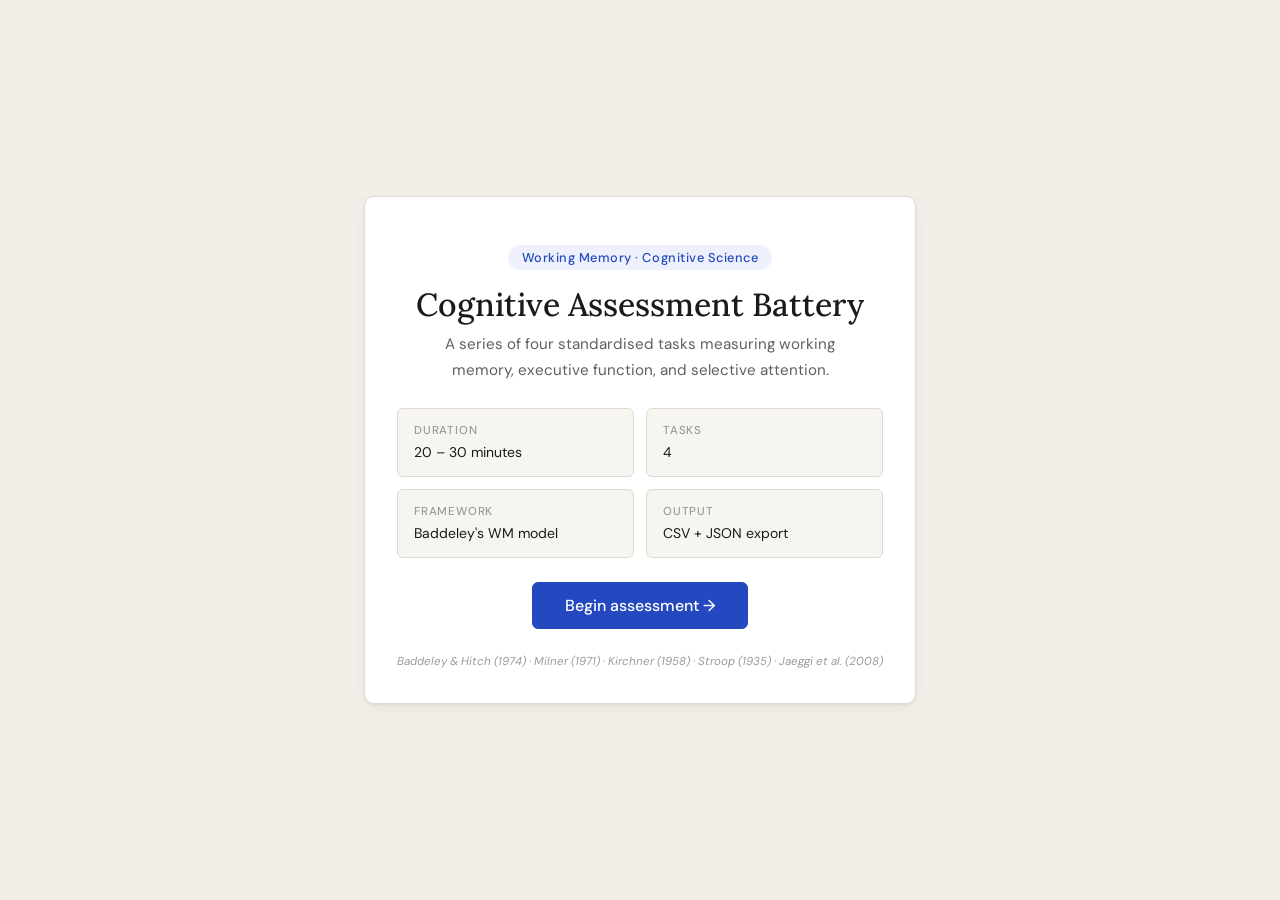
<file: index.html>
<!doctype html>
<html lang="en">
    <head>
        <meta charset="UTF-8" />
        <meta name="viewport" content="width=device-width, initial-scale=1.0" />
        <title>Cognitive Assessment Battery</title>
        <link rel="stylesheet" href="css/style.css" />
    </head>
    <body>
        <!-- Mobile warning overlay -->
        <div id="s-mobile-warning" class="mobile-warning">
            <div>
                <div style="font-size: 2.5rem; margin-bottom: 1rem">🖥</div>
                <h2>Desktop browser required</h2>
                <p>
                    Please open this assessment on a desktop or laptop browser
                    for the best experience.
                </p>
            </div>
        </div>

        <div id="app" class="app-content">
            <!-- WELCOME -->
            <div id="s-welcome" class="screen active">
                <div class="card">
                    <div style="text-align: center; padding: 1rem 0 1.5rem">
                        <div
                            class="badge badge-blue"
                            style="
                                margin-bottom: 1rem;
                                font-size: 0.8rem;
                                padding: 4px 14px;
                                letter-spacing: 0.04em;
                            "
                        >
                            Working Memory · Cognitive Science
                        </div>
                        <h1 style="margin-bottom: 0.5rem">
                            Cognitive Assessment Battery
                        </h1>
                        <p
                            style="
                                max-width: 420px;
                                margin: 0 auto;
                                font-size: 0.95rem;
                            "
                        >
                            A series of four standardised tasks measuring
                            working memory, executive function, and selective
                            attention.
                        </p>
                    </div>
                    <div class="info-grid">
                        <div class="info-cell">
                            <div class="label">Duration</div>
                            <span>20 – 30 minutes</span>
                        </div>
                        <div class="info-cell">
                            <div class="label">Tasks</div>
                            <span>4</span>
                        </div>
                        <div class="info-cell">
                            <div class="label">Framework</div>
                            <span>Baddeley's WM model</span>
                        </div>
                        <div class="info-cell">
                            <div class="label">Output</div>
                            <span>CSV + JSON export</span>
                        </div>
                    </div>
                    <div style="text-align: center">
                        <button
                            class="btn btn-primary btn-lg"
                            onclick="showScreen('s-consent')"
                        >
                            Begin assessment →
                        </button>
                    </div>
                    <p class="footnote">
                        Baddeley & Hitch (1974) · Milner (1971) · Kirchner
                        (1958) · Stroop (1935) · Jaeggi et al. (2008)
                    </p>
                </div>
            </div>

            <!-- CONSENT -->
            <div id="s-consent" class="screen">
                <div class="card fade-up">
                    <h2 style="margin-bottom: 0.25rem">Informed consent</h2>
                    <p style="font-size: 0.85rem; margin-bottom: 1.25rem">
                        Please read carefully before proceeding.
                    </p>
                    <div
                        style="
                            background: var(--surf2);
                            border: 1px solid var(--bd);
                            border-radius: var(--r-sm);
                            padding: 1rem 1.25rem;
                            margin-bottom: 1.25rem;
                            font-size: 0.86rem;
                            color: var(--ink2);
                            line-height: 1.75;
                        "
                    >
                        <p>
                            <strong style="color: var(--ink)">Purpose.</strong>
                            This battery assesses working memory and executive
                            function using four standardised computerised tasks.
                            Data are collected for academic coursework purposes
                            only.
                        </p>
                        <p style="margin-top: 0.5rem">
                            <strong style="color: var(--ink)"
                                >Anonymity.</strong
                            >
                            Your responses are identified only by a participant
                            code. No personally identifiable information is
                            collected or stored.
                        </p>
                        <p style="margin-top: 0.5rem">
                            <strong style="color: var(--ink)"
                                >Withdrawal.</strong
                            >
                            You may close this page at any time without
                            consequence.
                        </p>
                    </div>
                    <div class="checkbox-row">
                        <input
                            type="checkbox"
                            id="c1"
                            onchange="checkConsent()"
                        />
                        <label for="c1"
                            >I have read the information above and voluntarily
                            agree to participate.</label
                        >
                    </div>
                    <div class="checkbox-row">
                        <input
                            type="checkbox"
                            id="c2"
                            onchange="checkConsent()"
                        />
                        <label for="c2"
                            >I confirm I am 18 years of age or older.</label
                        >
                    </div>
                    <div class="divider"></div>
                    <div style="margin-bottom: 1.25rem">
                        <label
                            style="
                                display: block;
                                font-size: 0.875rem;
                                font-weight: 500;
                                margin-bottom: 0.5rem;
                            "
                            for="pid"
                        >
                            Participant ID
                            <span style="color: var(--ink3); font-weight: 400"
                                >(auto-generated, or enter your own)</span
                            >
                        </label>
                        <div style="display: flex; gap: 0.5rem">
                            <input
                                type="text"
                                id="pid"
                                placeholder="e.g. P001"
                                style="flex: 1"
                                oninput="checkConsent()"
                            />
                            <button
                                class="btn"
                                onclick="genPID()"
                                style="white-space: nowrap"
                            >
                                Generate
                            </button>
                        </div>
                    </div>
                    <button
                        id="consent-btn"
                        class="btn btn-primary btn-lg"
                        onclick="beginAssessment()"
                        disabled
                        style="width: 100%"
                    >
                        Continue →
                    </button>
                </div>
            </div>

            <!-- DEMOGRAPHICS -->
            <div id="s-demographics" class="screen">
                <div class="card fade-up">
                    <h2 style="margin-bottom: 0.25rem">Demographics</h2>
                    <p style="font-size: 0.85rem; margin-bottom: 1.25rem">
                        All fields required before proceeding.
                    </p>

                    <div style="margin-bottom: 1rem">
                        <label
                            class="label"
                            for="d-age"
                            style="margin-bottom: 0.35rem; display: block"
                            >Age</label
                        >
                        <input
                            type="number"
                            id="d-age"
                            min="10"
                            max="120"
                            placeholder="e.g. 25"
                            oninput="checkDemographics()"
                        />
                    </div>

                    <div style="margin-bottom: 1rem">
                        <label
                            class="label"
                            for="d-gender"
                            style="margin-bottom: 0.35rem; display: block"
                            >Gender</label
                        >
                        <input
                            type="text"
                            id="d-gender"
                            placeholder="e.g. Female, Male"
                            oninput="checkDemographics()"
                        />
                    </div>

                    <div style="margin-bottom: 1rem">
                        <label
                            class="label"
                            for="d-lang"
                            style="margin-bottom: 0.35rem; display: block"
                            >Native language</label
                        >
                        <input
                            type="text"
                            id="d-lang"
                            placeholder="e.g. English"
                            oninput="checkDemographics()"
                        />
                    </div>

                    <div style="margin-bottom: 1rem">
                        <label
                            class="label"
                            for="d-sleep"
                            style="margin-bottom: 0.35rem; display: block"
                            >Sleep last night (hours)</label
                        >
                        <input
                            type="number"
                            id="d-sleep"
                            min="0"
                            max="24"
                            step="0.5"
                            placeholder="e.g. 7"
                            oninput="checkDemographics()"
                        />
                    </div>

                    <div style="margin-bottom: 1rem">
                        <label
                            class="label"
                            style="margin-bottom: 0.25rem; display: block"
                            >Caffeine in the last 2 hours?</label
                        >
                        <div class="radio-group">
                            <label
                                ><input
                                    type="radio"
                                    name="d-caffeine"
                                    value="yes"
                                    onchange="checkDemographics()"
                                />
                                Yes</label
                            >
                            <label
                                ><input
                                    type="radio"
                                    name="d-caffeine"
                                    value="no"
                                    onchange="checkDemographics()"
                                />
                                No</label
                            >
                        </div>
                    </div>

                    <div style="margin-bottom: 1rem">
                        <label
                            class="label"
                            style="margin-bottom: 0.25rem; display: block"
                            >Handedness</label
                        >
                        <div class="radio-group">
                            <label
                                ><input
                                    type="radio"
                                    name="d-handedness"
                                    value="left"
                                    onchange="checkDemographics()"
                                />
                                Left</label
                            >
                            <label
                                ><input
                                    type="radio"
                                    name="d-handedness"
                                    value="right"
                                    onchange="checkDemographics()"
                                />
                                Right</label
                            >
                            <label
                                ><input
                                    type="radio"
                                    name="d-handedness"
                                    value="ambidextrous"
                                    onchange="checkDemographics()"
                                />
                                Ambidextrous</label
                            >
                        </div>
                    </div>

                    <div style="margin-bottom: 1.25rem">
                        <label
                            class="label"
                            style="margin-bottom: 0.25rem; display: block"
                            >Vision correction</label
                        >
                        <div class="radio-group">
                            <label
                                ><input
                                    type="radio"
                                    name="d-vision"
                                    value="normal"
                                    onchange="checkDemographics()"
                                />
                                Normal</label
                            >
                            <label
                                ><input
                                    type="radio"
                                    name="d-vision"
                                    value="corrected-to-normal"
                                    onchange="checkDemographics()"
                                />
                                Corrected-to-normal</label
                            >
                        </div>
                    </div>

                    <button
                        id="demo-btn"
                        class="btn btn-primary btn-lg"
                        onclick="submitDemographics()"
                        disabled
                        style="width: 100%"
                    >
                        Continue →
                    </button>
                </div>
            </div>

            <!-- TASK MENU -->
            <div id="s-task-menu" class="screen">
                <div class="card fade-up">
                    <div
                        class="badge badge-blue"
                        style="margin-bottom: 0.75rem"
                    >
                        Your task order
                    </div>
                    <h2 style="margin-bottom: 0.25rem">Ready to begin</h2>
                    <p style="font-size: 0.85rem; margin-bottom: 1.25rem">
                        The tasks will appear in the randomised order below. You
                        will have a short break between each one.
                    </p>
                    <ul class="task-list" id="tm-list"></ul>
                    <button
                        class="btn btn-primary btn-lg"
                        onclick="beginBattery()"
                        style="width: 100%"
                    >
                        Start first task →
                    </button>
                </div>
            </div>

            <!-- INSTRUCTIONS (shared) -->
            <div id="s-instructions" class="screen">
                <div class="card fade-up">
                    <div id="inst-body"></div>
                    <div
                        style="display: flex; gap: 0.75rem; margin-top: 1.5rem"
                        id="inst-btns"
                    >
                        <button
                            id="btn-practice"
                            class="btn"
                            style="flex: 1"
                            onclick="DigitSpan.startPractice()"
                        >
                            Practice round first
                        </button>
                        <button
                            class="btn btn-primary"
                            style="flex: 1"
                            onclick="DigitSpan.startActualTest()"
                        >
                            Start test →
                        </button>
                    </div>
                </div>
            </div>

            <!-- TRIAL (shared for practice + real) -->
            <div id="s-trial" class="screen">
                <div class="card">
                    <div class="top-bar">
                        <div>
                            <div class="label" id="t-cond-label">
                                Forward span
                            </div>
                            <div
                                id="t-status"
                                style="
                                    font-size: 0.85rem;
                                    color: var(--ink2);
                                    margin-top: 2px;
                                "
                            >
                                —
                            </div>
                        </div>
                        <div style="text-align: right">
                            <div class="label">Length</div>
                            <div
                                id="t-level"
                                style="
                                    font-family: var(--mono);
                                    font-size: 1.3rem;
                                    font-weight: 600;
                                    margin-top: 2px;
                                "
                            >
                                3
                            </div>
                        </div>
                    </div>
                    <div class="prog-dots" id="t-dots"></div>
                    <div id="trial-stage"></div>
                </div>
            </div>

            <!-- BREAK (generic — populated dynamically for inter-task breaks and DigitSpan internal break) -->
            <div id="s-break" class="screen">
                <div class="card fade-up" style="text-align: center">
                    <div id="brk-content"></div>
                </div>
            </div>

            <!-- STROOP TASK -->
            <div id="s-stroop" class="screen">
                <div class="card">
                    <div class="top-bar">
                        <div>
                            <div class="label">Stroop</div>
                            <div
                                id="st-status"
                                style="
                                    font-size: 0.85rem;
                                    color: var(--ink2);
                                    margin-top: 2px;
                                "
                            >
                                —
                            </div>
                        </div>
                        <div style="text-align: right">
                            <div class="label">Trial</div>
                            <div
                                id="st-progress"
                                style="
                                    font-family: var(--mono);
                                    font-size: 1.1rem;
                                    font-weight: 600;
                                    margin-top: 2px;
                                "
                            >
                                —
                            </div>
                        </div>
                    </div>
                    <div
                        id="st-stage"
                        style="
                            min-height: 300px;
                            display: flex;
                            flex-direction: column;
                            align-items: center;
                            justify-content: center;
                            gap: 1.5rem;
                        "
                    ></div>
                </div>
            </div>

            <!-- CORSI BLOCK-TAPPING -->
            <div id="s-corsi" class="screen">
                <div class="card">
                    <div class="top-bar">
                        <div>
                            <div class="label">Corsi Block-Tapping</div>
                            <div
                                id="co-status"
                                style="
                                    font-size: 0.85rem;
                                    color: var(--ink2);
                                    margin-top: 2px;
                                "
                            >
                                —
                            </div>
                        </div>
                        <div style="text-align: right">
                            <div class="label">Length</div>
                            <div
                                id="co-level"
                                style="
                                    font-family: var(--mono);
                                    font-size: 1.3rem;
                                    font-weight: 600;
                                    margin-top: 2px;
                                "
                            >
                                2
                            </div>
                        </div>
                    </div>
                    <div
                        id="co-stage"
                        style="
                            display: flex;
                            flex-direction: column;
                            align-items: center;
                            gap: 1rem;
                        "
                    >
                        <div
                            style="
                                overflow-x: auto;
                                max-width: 100%;
                                text-align: center;
                            "
                        >
                            <canvas
                                id="co-canvas"
                                width="480"
                                height="480"
                                style="
                                    border-radius: var(--r-sm);
                                    background: var(--surf2);
                                    border: 1px solid var(--bd);
                                    cursor: pointer;
                                "
                            ></canvas>
                        </div>
                        <div
                            id="co-controls"
                            style="
                                min-height: 50px;
                                text-align: center;
                                width: 100%;
                            "
                        ></div>
                    </div>
                </div>
            </div>

            <!-- N-BACK TASK -->
            <div id="s-nback" class="screen">
                <div class="card">
                    <div class="top-bar">
                        <div>
                            <div class="label">N-Back</div>
                            <div
                                id="nb-status"
                                style="
                                    font-size: 0.85rem;
                                    color: var(--ink2);
                                    margin-top: 2px;
                                "
                            >
                                —
                            </div>
                        </div>
                        <div style="text-align: right">
                            <div class="label">Trial</div>
                            <div
                                id="nb-progress"
                                style="
                                    font-family: var(--mono);
                                    font-size: 1.1rem;
                                    font-weight: 600;
                                    margin-top: 2px;
                                "
                            >
                                —
                            </div>
                        </div>
                    </div>
                    <div
                        id="nb-stage"
                        style="
                            min-height: 300px;
                            display: flex;
                            flex-direction: column;
                            align-items: center;
                            justify-content: center;
                            gap: 1rem;
                        "
                    ></div>
                </div>
            </div>

            <!-- RESULTS (shell — populated in Step 6) -->
            <div id="s-results" class="screen">
                <div class="card fade-up">
                    <div
                        style="
                            display: flex;
                            justify-content: space-between;
                            align-items: flex-start;
                            flex-wrap: wrap;
                            gap: 1rem;
                            margin-bottom: 1.5rem;
                        "
                    >
                        <div>
                            <div
                                class="badge badge-blue"
                                style="margin-bottom: 0.5rem"
                            >
                                Assessment complete
                            </div>
                            <h2>Results summary</h2>
                            <p
                                style="
                                    font-size: 0.8rem;
                                    margin-top: 3px;
                                    color: var(--ink2);
                                "
                            >
                                Participant:
                                <span
                                    id="r-pid"
                                    style="
                                        font-family: var(--mono);
                                        color: var(--ink);
                                    "
                                    >—</span
                                >
                            </p>
                        </div>
                        <div style="display: flex; gap: 0.5rem">
                            <button
                                class="btn"
                                onclick="downloadCSV()"
                                style="
                                    display: flex;
                                    align-items: center;
                                    gap: 0.4rem;
                                    white-space: nowrap;
                                "
                            >
                                <svg
                                    width="14"
                                    height="14"
                                    viewBox="0 0 24 24"
                                    fill="none"
                                    stroke="currentColor"
                                    stroke-width="2"
                                    stroke-linecap="round"
                                    stroke-linejoin="round"
                                >
                                    <path
                                        d="M21 15v4a2 2 0 0 1-2 2H5a2 2 0 0 1-2-2v-4"
                                    />
                                    <polyline points="7 10 12 15 17 10" />
                                    <line x1="12" y1="15" x2="12" y2="3" />
                                </svg>
                                CSV
                            </button>
                            <button
                                class="btn"
                                onclick="downloadJSON()"
                                style="
                                    display: flex;
                                    align-items: center;
                                    gap: 0.4rem;
                                    white-space: nowrap;
                                "
                            >
                                <svg
                                    width="14"
                                    height="14"
                                    viewBox="0 0 24 24"
                                    fill="none"
                                    stroke="currentColor"
                                    stroke-width="2"
                                    stroke-linecap="round"
                                    stroke-linejoin="round"
                                >
                                    <path
                                        d="M21 15v4a2 2 0 0 1-2 2H5a2 2 0 0 1-2-2v-4"
                                    />
                                    <polyline points="7 10 12 15 17 10" />
                                    <line x1="12" y1="15" x2="12" y2="3" />
                                </svg>
                                JSON
                            </button>
                        </div>
                    </div>

                    <!-- Cross-task summary table -->
                    <table class="data-table" style="margin-bottom: 1.5rem">
                        <thead>
                            <tr>
                                <th>Task</th>
                                <th>Metric</th>
                                <th>Value</th>
                            </tr>
                        </thead>
                        <tbody id="r-summary-body"></tbody>
                    </table>

                    <!-- Cross-task RT & outlier summary -->
                    <div class="divider"></div>
                    <h3 style="margin-bottom: 0.5rem">
                        Response time &amp; outliers
                    </h3>
                    <div style="overflow-x: auto">
                        <table
                            class="data-table"
                            style="margin-bottom: 0.75rem"
                        >
                            <thead>
                                <tr>
                                    <th>Task</th>
                                    <th>Mean RT (ms)</th>
                                    <th>Trials</th>
                                    <th>Outliers</th>
                                    <th>Outlier %</th>
                                </tr>
                            </thead>
                            <tbody id="r-rt-body"></tbody>
                        </table>
                    </div>

                    <!-- Per-task detail panels -->
                    <div id="r-task-panels"></div>

                    <div class="divider"></div>
                    <h3 style="margin-bottom:0.5rem">AI Analysis</h3>
                    <div style="display:flex;gap:0.5rem;margin-bottom:0.75rem;align-items:center">
                        <input type="text" id="gemini-key" placeholder="Enter Gemini API key" style="flex:1;font-size:0.85rem">
                        <button class="btn btn-primary" onclick="analyzeWithGemini()" style="white-space:nowrap">Analyze with Gemini</button>
                    </div>
                    <div id="r-analysis" style="display:none"></div>

                    <div
                        style="
                            margin-top: 1.5rem;
                            display: flex;
                            gap: 0.75rem;
                            justify-content: center;
                            flex-wrap: wrap;
                        "
                    >
                        <button class="btn" onclick="restartAll()">
                            New session
                        </button>
                    </div>
                </div>
            </div>
        </div>
        <!-- #app -->

        <script src="js/utils.js"></script>
        <script src="js/app-shell.js"></script>
        <script src="js/task-digit-span.js"></script>
        <script src="js/task-stroop.js"></script>
        <script src="js/task-corsi.js"></script>
        <script src="js/task-nback.js"></script>
        <script src="js/init.js"></script>
    </body>
</html>
</file>
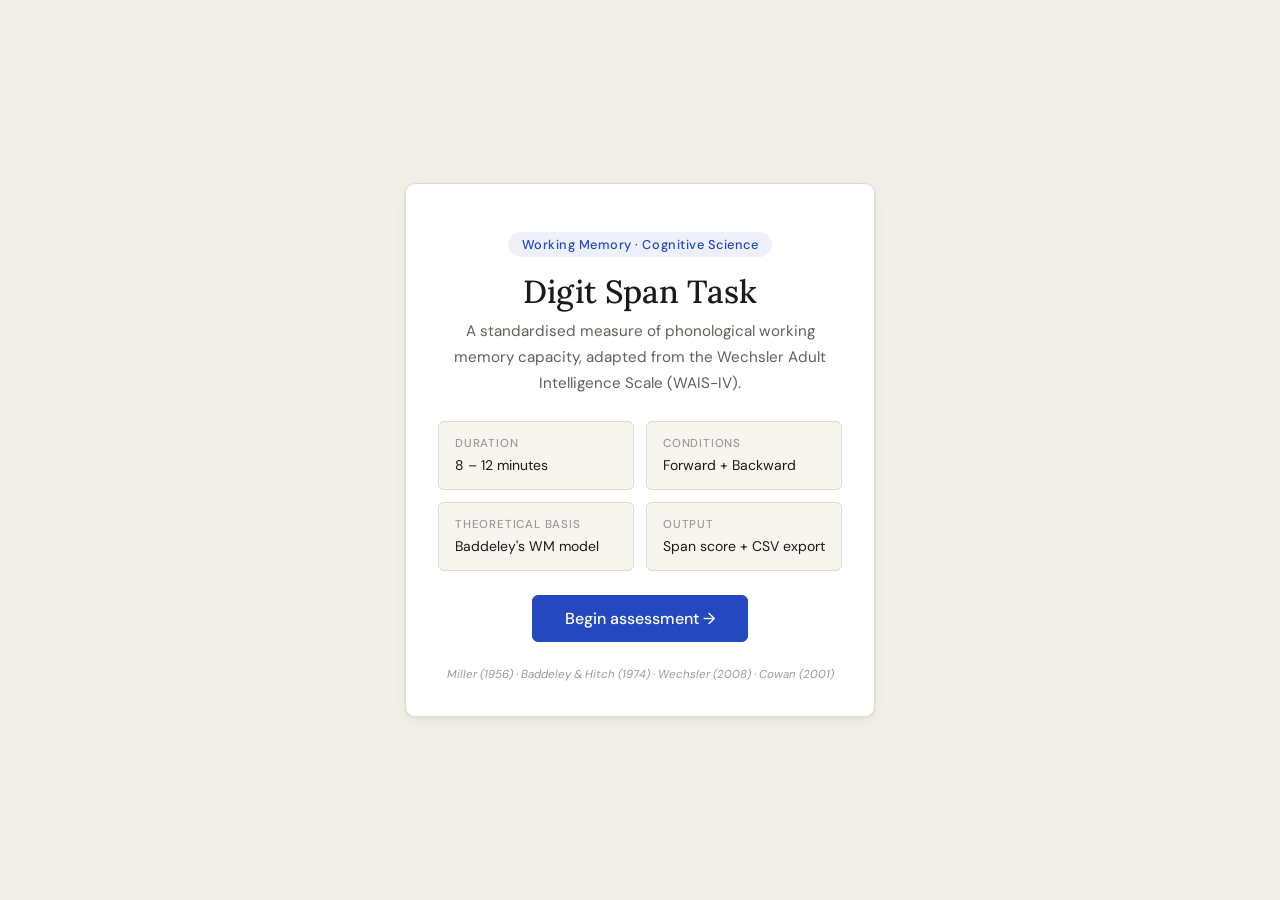
<file: digit-span-task.html>
<!DOCTYPE html>
<html lang="en">
<head>
<meta charset="UTF-8">
<meta name="viewport" content="width=device-width, initial-scale=1.0">
<title>Digit Span Task — Cognitive Assessment</title>
<style>
@import url('https://fonts.googleapis.com/css2?family=IBM+Plex+Mono:wght@400;600&family=Lora:wght@400;500&family=DM+Sans:opsz,wght@9..40,300;9..40,400;9..40,500&display=swap');

:root {
  --bg:       #f2efe9;
  --surface:  #ffffff;
  --surf2:    #f7f5f0;
  --bd:       #e0dbd2;
  --bd2:      #ccc8c0;
  --ink:      #1c1a16;
  --ink2:     #63605b;
  --ink3:     #9c9a95;
  --blue:     #2448c0;
  --blue-bg:  #eef1fb;
  --green:    #1a7033;
  --green-bg: #e8f5ec;
  --red:      #b83020;
  --red-bg:   #fdecea;
  --amber:    #8a4e00;
  --amber-bg: #fdf3e3;
  --mono: 'IBM Plex Mono', 'Courier New', monospace;
  --serif: 'Lora', 'Georgia', serif;
  --sans: 'DM Sans', system-ui, sans-serif;
  --r: 10px; --r-sm: 6px;
  --shadow: 0 1px 3px rgba(0,0,0,.07), 0 6px 16px rgba(0,0,0,.04);
}
*,*::before,*::after{box-sizing:border-box;margin:0;padding:0}
html{font-size:16px}
body{
  font-family:var(--sans);background:var(--bg);color:var(--ink);
  min-height:100vh;display:flex;align-items:center;justify-content:center;
  padding:2rem 1rem;
}
.screen{display:none;width:100%;max-width:600px}
.screen.active{display:block}
.card{background:var(--surface);border:1px solid var(--bd);border-radius:var(--r);padding:2rem;box-shadow:var(--shadow)}
h1{font-family:var(--serif);font-size:2rem;font-weight:500;line-height:1.2}
h2{font-family:var(--serif);font-size:1.4rem;font-weight:500;line-height:1.3}
h3{font-size:1rem;font-weight:500}
p{line-height:1.7;color:var(--ink2)}
.label{font-size:.72rem;font-weight:500;letter-spacing:.07em;text-transform:uppercase;color:var(--ink3)}
.btn{
  display:inline-flex;align-items:center;justify-content:center;
  padding:.6rem 1.5rem;border-radius:var(--r-sm);
  font-family:var(--sans);font-size:.9rem;font-weight:500;
  cursor:pointer;border:1px solid var(--bd);background:var(--surface);
  color:var(--ink);transition:all .15s;user-select:none;
}
.btn:hover{background:var(--surf2);border-color:var(--bd2)}
.btn:active{transform:scale(.98)}
.btn-primary{background:var(--blue);color:#fff;border-color:var(--blue)}
.btn-primary:hover{background:#1e3da8;border-color:#1e3da8}
.btn-lg{padding:.75rem 2rem;font-size:1rem}
.btn:disabled{opacity:.45;cursor:not-allowed}
input[type=text],input[type=number]{
  width:100%;padding:.6rem .875rem;
  border:1px solid var(--bd);border-radius:var(--r-sm);
  font-family:var(--sans);font-size:1rem;color:var(--ink);
  background:var(--surface);transition:border-color .15s;
}
input:focus{outline:none;border-color:var(--blue);box-shadow:0 0 0 3px rgba(36,72,192,.1)}
.checkbox-row{display:flex;align-items:flex-start;gap:.75rem;margin:.4rem 0}
.checkbox-row input[type=checkbox]{margin-top:3px;accent-color:var(--blue);flex-shrink:0}
.checkbox-row label{font-size:.875rem;color:var(--ink2);line-height:1.55}
.divider{height:1px;background:var(--bd);margin:1.5rem 0}
.badge{display:inline-block;padding:2px 9px;border-radius:99px;font-size:.75rem;font-weight:500}
.badge-blue{background:var(--blue-bg);color:var(--blue)}
.badge-green{background:var(--green-bg);color:var(--green)}
.badge-red{background:var(--red-bg);color:var(--red)}
.badge-amber{background:var(--amber-bg);color:var(--amber)}
.prog-dots{display:flex;gap:5px;justify-content:center;flex-wrap:wrap;margin-bottom:1.25rem}
.dot{
  width:30px;height:30px;border-radius:50%;
  border:1px solid var(--bd);background:var(--surf2);
  display:flex;align-items:center;justify-content:center;
  font-family:var(--mono);font-size:.72rem;color:var(--ink3);
}
.dot.pass{background:var(--green-bg);border-color:var(--green);color:var(--green)}
.dot.fail{background:var(--red-bg);border-color:var(--red);color:var(--red)}
.dot.active{border:2px solid var(--blue);color:var(--blue);background:var(--blue-bg);font-weight:600}
#trial-stage{
  min-height:260px;display:flex;flex-direction:column;
  align-items:center;justify-content:center;gap:1rem;
}
.digit-display{
  font-family:var(--mono);font-size:5.5rem;font-weight:600;
  color:var(--ink);letter-spacing:.04em;user-select:none;
}
.fixation{font-family:var(--mono);font-size:2.5rem;color:var(--ink3);user-select:none}
.trial-prompt{font-size:.875rem;color:var(--ink2);text-align:center;line-height:1.6}
.answer-row{display:flex;gap:.5rem;width:100%;max-width:300px;margin:0 auto}
.answer-row input{
  text-align:center;font-family:var(--mono);
  font-size:1.75rem;letter-spacing:.2em;font-weight:600;
}
.fb-box{
  text-align:center;padding:1.25rem 1.5rem;
  border-radius:var(--r);border:1px solid;width:100%;
}
.fb-correct{background:var(--green-bg);border-color:var(--green);color:var(--green)}
.fb-wrong{background:var(--red-bg);border-color:var(--red);color:var(--red)}
.fb-title{font-size:1.1rem;font-weight:500}
.fb-seq{font-family:var(--mono);font-size:1.2rem;font-weight:600;letter-spacing:.18em;margin-top:.4rem}
.stats-grid{display:grid;grid-template-columns:repeat(auto-fit,minmax(110px,1fr));gap:.75rem;margin:1rem 0}
.stat-card{background:var(--surf2);border-radius:var(--r-sm);padding:.875rem 1rem}
.stat-val{font-family:var(--mono);font-size:1.75rem;font-weight:600;color:var(--ink)}
.stat-label{font-size:.75rem;color:var(--ink2);margin-top:2px}
.data-table{width:100%;border-collapse:collapse;font-size:.85rem;margin:.5rem 0}
.data-table th{
  text-align:left;padding:5px 10px;font-weight:500;
  font-size:.72rem;text-transform:uppercase;letter-spacing:.05em;
  color:var(--ink3);border-bottom:1px solid var(--bd);
}
.data-table td{padding:7px 10px;border-bottom:1px solid var(--bd);color:var(--ink2);vertical-align:middle}
.acc-wrap{background:var(--bd);border-radius:99px;height:5px;width:80px;overflow:hidden;display:inline-block;vertical-align:middle;margin-right:6px}
.acc-fill{height:100%;border-radius:99px}
.top-bar{display:flex;justify-content:space-between;align-items:flex-start;margin-bottom:1.25rem;padding-bottom:1rem;border-bottom:1px solid var(--bd)}
details>summary{cursor:pointer;font-size:.875rem;font-weight:500;user-select:none;padding:4px 0;list-style:none}
details>summary::before{content:'▶ ';font-size:.7rem;color:var(--ink3)}
details[open]>summary::before{content:'▼ '}
.footnote{font-size:.72rem;color:var(--ink3);text-align:center;margin-top:1.5rem;font-style:italic;line-height:1.6}
.info-grid{display:grid;grid-template-columns:1fr 1fr;gap:.75rem;margin-bottom:1.5rem}
.info-cell{padding:.875rem 1rem;background:var(--surf2);border-radius:var(--r-sm);border:1px solid var(--bd)}
.info-cell .label{margin-bottom:3px}
.info-cell span{font-size:.875rem;color:var(--ink)}
@keyframes fadeUp{from{opacity:0;transform:translateY(6px)}to{opacity:1;transform:none}}
@keyframes pop{from{opacity:0;transform:scale(.88)}to{opacity:1;transform:scale(1)}}
.fade-up{animation:fadeUp .25s ease forwards}
.pop{animation:pop .18s cubic-bezier(.34,1.56,.64,1) forwards}
canvas{display:block;border-radius:var(--r-sm)}
@media(max-width:480px){
  .card{padding:1.25rem}
  .digit-display{font-size:3.5rem}
  .info-grid{grid-template-columns:1fr}
}
</style>
</head>
<body>
<div id="app">

<!-- WELCOME -->
<div id="s-welcome" class="screen active">
<div class="card">
  <div style="text-align:center;padding:1rem 0 1.5rem">
    <div class="badge badge-blue" style="margin-bottom:1rem;font-size:.8rem;padding:4px 14px;letter-spacing:.04em">Working Memory · Cognitive Science</div>
    <h1 style="margin-bottom:.5rem">Digit Span Task</h1>
    <p style="max-width:380px;margin:0 auto;font-size:.95rem">A standardised measure of phonological working memory capacity, adapted from the Wechsler Adult Intelligence Scale (WAIS-IV).</p>
  </div>
  <div class="info-grid">
    <div class="info-cell"><div class="label">Duration</div><span>8 – 12 minutes</span></div>
    <div class="info-cell"><div class="label">Conditions</div><span>Forward + Backward</span></div>
    <div class="info-cell"><div class="label">Theoretical basis</div><span>Baddeley's WM model</span></div>
    <div class="info-cell"><div class="label">Output</div><span>Span score + CSV export</span></div>
  </div>
  <div style="text-align:center">
    <button class="btn btn-primary btn-lg" onclick="showScreen('s-consent')">Begin assessment →</button>
  </div>
  <p class="footnote">Miller (1956) · Baddeley & Hitch (1974) · Wechsler (2008) · Cowan (2001)</p>
</div>
</div>

<!-- CONSENT -->
<div id="s-consent" class="screen">
<div class="card fade-up">
  <h2 style="margin-bottom:.25rem">Informed consent</h2>
  <p style="font-size:.85rem;margin-bottom:1.25rem">Please read carefully before proceeding.</p>
  <div style="background:var(--surf2);border:1px solid var(--bd);border-radius:var(--r-sm);padding:1rem 1.25rem;margin-bottom:1.25rem;font-size:.86rem;color:var(--ink2);line-height:1.75">
    <p><strong style="color:var(--ink)">Purpose.</strong> This task assesses short-term phonological memory using a digit recall paradigm. Data are collected for academic coursework purposes only.</p>
    <p style="margin-top:.5rem"><strong style="color:var(--ink)">Anonymity.</strong> Your responses are identified only by a participant code. No personally identifiable information is collected or stored.</p>
    <p style="margin-top:.5rem"><strong style="color:var(--ink)">Withdrawal.</strong> You may close this page at any time without consequence.</p>
  </div>
  <div class="checkbox-row">
    <input type="checkbox" id="c1" onchange="checkConsent()">
    <label for="c1">I have read the information above and voluntarily agree to participate.</label>
  </div>
  <div class="checkbox-row">
    <input type="checkbox" id="c2" onchange="checkConsent()">
    <label for="c2">I confirm I am 18 years of age or older.</label>
  </div>
  <div class="divider"></div>
  <div style="margin-bottom:1.25rem">
    <label style="display:block;font-size:.875rem;font-weight:500;margin-bottom:.5rem" for="pid">
      Participant ID <span style="color:var(--ink3);font-weight:400">(auto-generated, or enter your own)</span>
    </label>
    <div style="display:flex;gap:.5rem">
      <input type="text" id="pid" placeholder="e.g. P001" style="flex:1" oninput="checkConsent()">
      <button class="btn" onclick="genPID()" style="white-space:nowrap">Generate</button>
    </div>
  </div>
  <button id="consent-btn" class="btn btn-primary btn-lg" onclick="beginDigitSpan()" disabled style="width:100%">Continue →</button>
</div>
</div>

<!-- INSTRUCTIONS (shared) -->
<div id="s-instructions" class="screen">
<div class="card fade-up">
  <div id="inst-body"></div>
  <div style="display:flex;gap:.75rem;margin-top:1.5rem" id="inst-btns">
    <button id="btn-practice" class="btn" style="flex:1" onclick="DigitSpan.startPractice()">Practice round first</button>
    <button class="btn btn-primary" style="flex:1" onclick="DigitSpan.startActualTest()">Start test →</button>
  </div>
</div>
</div>

<!-- TRIAL (shared for practice + real) -->
<div id="s-trial" class="screen">
<div class="card">
  <div class="top-bar">
    <div>
      <div class="label" id="t-cond-label">Forward span</div>
      <div id="t-status" style="font-size:.85rem;color:var(--ink2);margin-top:2px">—</div>
    </div>
    <div style="text-align:right">
      <div class="label">Length</div>
      <div id="t-level" style="font-family:var(--mono);font-size:1.3rem;font-weight:600;margin-top:2px">3</div>
    </div>
  </div>
  <div class="prog-dots" id="t-dots"></div>
  <div id="trial-stage"></div>
</div>
</div>

<!-- BREAK between conditions -->
<div id="s-break" class="screen">
<div class="card fade-up" style="text-align:center">
  <div class="badge badge-green" style="margin-bottom:1rem;padding:4px 14px">Forward span complete</div>
  <h2 style="margin-bottom:1rem">First condition finished</h2>
  <div class="stats-grid" style="max-width:280px;margin:0 auto 1.5rem">
    <div class="stat-card"><div class="stat-val" id="brk-span">—</div><div class="stat-label">Forward span</div></div>
    <div class="stat-card"><div class="stat-val" id="brk-acc">—</div><div class="stat-label">Accuracy</div></div>
  </div>
  <div class="divider"></div>
  <div style="background:var(--amber-bg);border:1px solid #e0c888;border-radius:var(--r-sm);padding:1rem 1.25rem;text-align:left;margin-bottom:1.5rem">
    <strong>Next: Backward Digit Span</strong>
    <p style="margin-top:.4rem;font-size:.875rem">
      You'll see digits appear one at a time as before — but now type them back <strong>in reverse order</strong>.
      If you saw <span style="font-family:var(--mono);font-weight:600">3 → 9 → 2</span>, you would type
      <span style="font-family:var(--mono);font-weight:600">293</span>.
    </p>
  </div>
  <button class="btn btn-primary btn-lg" onclick="DigitSpan.beginBackward()" style="width:100%">Begin backward span →</button>
</div>
</div>

<!-- RESULTS -->
<div id="s-results" class="screen">
<div class="card fade-up">
  <div style="display:flex;justify-content:space-between;align-items:flex-start;flex-wrap:wrap;gap:1rem;margin-bottom:1.5rem">
    <div>
      <div class="badge badge-blue" style="margin-bottom:.5rem">Assessment complete</div>
      <h2>Results summary</h2>
      <p style="font-size:.8rem;margin-top:3px;color:var(--ink2)">Participant: <span id="r-pid" style="font-family:var(--mono);color:var(--ink)">—</span></p>
    </div>
    <button class="btn" onclick="downloadCSV()" style="display:flex;align-items:center;gap:.4rem;white-space:nowrap">
      <svg width="14" height="14" viewBox="0 0 24 24" fill="none" stroke="currentColor" stroke-width="2" stroke-linecap="round" stroke-linejoin="round"><path d="M21 15v4a2 2 0 0 1-2 2H5a2 2 0 0 1-2-2v-4"/><polyline points="7 10 12 15 17 10"/><line x1="12" y1="15" x2="12" y2="3"/></svg>
      Export CSV
    </button>
  </div>

  <div class="stats-grid" style="margin-bottom:1.5rem">
    <div class="stat-card"><div class="stat-val" id="r-fspan">—</div><div class="stat-label">Forward span</div></div>
    <div class="stat-card"><div class="stat-val" id="r-bspan">—</div><div class="stat-label">Backward span</div></div>
    <div class="stat-card"><div class="stat-val" id="r-raw">—</div><div class="stat-label">Raw score</div></div>
    <div class="stat-card"><div class="stat-val" id="r-rt">—</div><div class="stat-label">Mean RT (s)</div></div>
  </div>

  <div class="divider"></div>
  <h3 style="margin-bottom:.75rem">Accuracy by span length</h3>
  <div style="overflow-x:auto">
    <table class="data-table">
      <thead><tr><th>Length</th><th>Condition</th><th>Trials</th><th>Correct</th><th>Accuracy</th></tr></thead>
      <tbody id="r-acc-body"></tbody>
    </table>
  </div>

  <div class="divider"></div>
  <h3 style="margin-bottom:.75rem">Response time by span length</h3>
  <canvas id="rt-canvas" height="160" style="width:100%;background:var(--surf2)"></canvas>

  <div class="divider"></div>
  <h3 style="margin-bottom:.75rem">Serial position curve</h3>
  <canvas id="sp-canvas" height="140" style="width:100%;background:var(--surf2);margin-bottom:.5rem"></canvas>

  <div class="divider"></div>
  <h3 style="margin-bottom:.75rem">Error type analysis</h3>
  <div class="stats-grid" style="margin-bottom:.5rem">
    <div class="stat-card"><div class="stat-val" id="r-etrans">—</div><div class="stat-label">Transposition</div></div>
    <div class="stat-card"><div class="stat-val" id="r-esub">—</div><div class="stat-label">Substitution</div></div>
    <div class="stat-card"><div class="stat-val" id="r-elen">—</div><div class="stat-label">Length error</div></div>
  </div>
  <p style="font-size:.78rem;color:var(--ink3);line-height:1.5">
    <strong>Transposition</strong> = correct digits but wrong order (sequencing failure). <strong>Substitution</strong> = at least one wrong digit recalled (storage failure). <strong>Length</strong> = response length differs from target.
  </p>

  <div class="divider"></div>
  <details>
    <summary>Full trial log</summary>
    <div style="overflow-x:auto;margin-top:.75rem">
      <table class="data-table">
        <thead><tr><th>#</th><th>Cond</th><th>Len</th><th>Shown</th><th>Typed</th><th>Result</th><th>RT</th><th>Error</th></tr></thead>
        <tbody id="r-trial-body"></tbody>
      </table>
    </div>
  </details>

  <div style="margin-top:1.5rem;display:flex;gap:.75rem;justify-content:center;flex-wrap:wrap">
    <button class="btn" onclick="restartAll()">New session</button>
    <button class="btn btn-primary" onclick="downloadCSV()">Download CSV</button>
  </div>

  <p class="footnote">
    Span = longest sequence length at which ≥ 1 of 2 trials was correctly recalled (WAIS-IV scoring).<br>
    Baddeley (2000) · Miller (1956) · Wechsler (2008) · Levitt (1971) · Cowan (2001)
  </p>
</div>
</div>

</div><!-- #app -->

<script>
// ── Seeded RNG (mulberry32) ──
function hashStr(s) {
  let h = 5381;
  for (let i = 0; i < s.length; i++) h = (((h << 5) + h) + s.charCodeAt(i)) | 0;
  return Math.abs(h);
}
function makePRNG(seed) {
  let s = seed | 0;
  return () => {
    s = (s + 0x6D2B79F5) | 0;
    let t = Math.imul(s ^ (s >>> 15), 1 | s);
    t = t + Math.imul(t ^ (t >>> 7), 61 | t) ^ t;
    return ((t ^ (t >>> 14)) >>> 0) / 4294967296;
  };
}

// ── Global state (SPEC §Architecture) ──
const S = {
  pid: '',
  demographics: {},
  deviceMeta: {},
  taskOrder: [],
  taskActive: false,
  results: { digitSpan: null },
};

// ── Derived helpers ──
function rng() { return makePRNG(hashStr(S.pid)); }

// ── Screen navigation ──
function showScreen(id) {
  document.querySelectorAll('.screen').forEach(el => el.classList.remove('active'));
  document.getElementById(id).classList.add('active');
}

// ── Welcome / Consent ──
function genPID() {
  document.getElementById('pid').value = 'P' + Math.random().toString(36).slice(2, 7).toUpperCase();
  checkConsent();
}
function checkConsent() {
  const ok = document.getElementById('c1').checked &&
             document.getElementById('c2').checked &&
             document.getElementById('pid').value.trim().length > 0;
  document.getElementById('consent-btn').disabled = !ok;
}
function beginDigitSpan() {
  S.pid = document.getElementById('pid').value.trim();
  S.deviceMeta = { screen_width: screen.width, screen_height: screen.height, user_agent: navigator.userAgent };
  DigitSpan.run(results => {
    S.results.digitSpan = results;
    showDigitSpanResults();
  });
}

// ── Digit Span Task (SPEC §Task interface) ──
const DigitSpan = {
  id: 'digitSpan',
  label: 'Digit Span',

  // internal state
  _cond: 'forward',
  _isPractice: false,
  _currentLevel: 3,
  _trialsHere: [],
  _allTrials: [],
  _practiceLeft: 2,
  _inputRevealTime: 0,
  _fwdSpan: 0,
  _bwdSpan: 0,
  _onComplete: null,
  _timeoutId: null,
  _rng: null,

  showInstructions(onReady) {
    this._onReady = onReady;
    this._renderInstructions('forward');
  },

  run(onComplete) {
    this._reset();
    S.taskActive = true;
    this._onComplete = onComplete;
    this._rng = rng();
    this._showInstructions('forward');
  },

  getCSVRows(results, sessionMeta) {
    const base = { ...sessionMeta };
    return results.trials.map(t => ({ ...base, ...t }));
  },

  renderResults(results, container) {
    // Standalone rendering for Step 1 — full dashboard rendering into container
    const real = results.trials.filter(t => !t.is_practice);
    const fwd = real.filter(t => t.condition === 'forward');
    const bwd = real.filter(t => t.condition === 'backward');
    container.innerHTML = `
      <div class="stats-grid" style="margin-bottom:1.5rem">
        <div class="stat-card"><div class="stat-val">${results.forwardSpan}</div><div class="stat-label">Forward span</div></div>
        <div class="stat-card"><div class="stat-val">${results.backwardSpan}</div><div class="stat-label">Backward span</div></div>
        <div class="stat-card"><div class="stat-val">${results.rawScore}</div><div class="stat-label">Raw score</div></div>
        <div class="stat-card"><div class="stat-val">${(results.meanRT || 0).toFixed(2)}</div><div class="stat-label">Mean RT (s)</div></div>
      </div>
      <div class="divider"></div>
      <h3 style="margin-bottom:.75rem">Accuracy by span length</h3>
      <div style="overflow-x:auto">
        <table class="data-table">
          <thead><tr><th>Length</th><th>Condition</th><th>Trials</th><th>Correct</th><th>Accuracy</th></tr></thead>
          <tbody>${this._buildAccuracyRows(real, results.forwardSpan, results.backwardSpan)}</tbody>
        </table>
      </div>
      <div class="divider"></div>
      <h3>Error type analysis</h3>
      <div class="stats-grid">
        <div class="stat-card"><div class="stat-val">${results.errorBreakdown.transposition}</div><div class="stat-label">Transposition</div></div>
        <div class="stat-card"><div class="stat-val">${results.errorBreakdown.substitution}</div><div class="stat-label">Substitution</div></div>
        <div class="stat-card"><div class="stat-val">${results.errorBreakdown.length}</div><div class="stat-label">Length error</div></div>
      </div>
    `;
  },

  // ── Internal: reset ──
  _reset() {
    this._cond = 'forward';
    this._isPractice = false;
    this._currentLevel = 3;
    this._trialsHere = [];
    this._allTrials = [];
    this._practiceLeft = 2;
    this._inputRevealTime = 0;
    this._fwdSpan = 0;
    this._bwdSpan = 0;
    this._onComplete = null;
    this._onReady = null;
    this._rng = null;
    if (this._timeoutId) { clearTimeout(this._timeoutId); this._timeoutId = null; }
  },

  // ── Instructions ──
  _showInstructions(cond) {
    this._cond = cond;
    this._renderInstructions(cond);
    showScreen('s-instructions');
  },

  _renderInstructions(cond) {
    const fwd = cond === 'forward';
    document.getElementById('inst-body').innerHTML = `
      <div class="badge ${fwd ? 'badge-blue' : 'badge-amber'}" style="margin-bottom:.75rem">
        Condition ${fwd ? '1' : '2'} of 2
      </div>
      <h2 style="margin-bottom:.75rem">${fwd ? 'Forward' : 'Backward'} Digit Span</h2>
      <p style="margin-bottom:1rem">
        Digits will appear <strong>one at a time</strong>, each for about ¾ of a second.
        After the last digit, ${fwd
          ? 'type them back <strong>in the same order</strong> they were shown.'
          : 'type them back <strong>in reverse order</strong>. Shown 3 → 9 → 2? Type <span style="font-family:var(--mono);font-weight:600">293</span>.'}
      </p>
      <div style="background:var(--surf2);border:1px solid var(--bd);border-radius:var(--r-sm);padding:.875rem 1.25rem;margin-bottom:1rem">
        <div class="label" style="margin-bottom:.5rem">Example</div>
        <div style="display:flex;align-items:center;gap:1rem;flex-wrap:wrap;font-size:.875rem;color:var(--ink2)">
          <span>Shown: <span style="font-family:var(--mono);font-weight:600;color:var(--ink)">4 → 8 → 2</span></span>
          <span>→</span>
          <span>Type: <span style="font-family:var(--mono);font-weight:600;color:var(--ink)">${fwd ? '482' : '284'}</span></span>
        </div>
      </div>
      <ul style="font-size:.875rem;color:var(--ink2);padding-left:1.25rem;line-height:2">
        <li>Sequences start at length ${fwd ? '3' : '2'} and increase to ${fwd ? '9' : '8'}</li>
        <li>2 trials per length — pass if at least 1 is correct</li>
        <li>Type digits without spaces · press <span style="font-family:var(--mono)">Enter</span> to submit</li>
      </ul>
    `;
    document.getElementById('btn-practice').style.display = fwd ? '' : 'none';
  },

  // ── Sequence generator ──
  _makeSeq(len) {
    const seq = [];
    while (seq.length < len) {
      const d = Math.floor(this._rng() * 9) + 1;
      if (!seq.length || seq[seq.length - 1] !== d) seq.push(d);
    }
    return seq;
  },

  // ── Practice / Test entry ──
  startPractice() {
    this._isPractice = true;
    this._practiceLeft = 2;
    this._launchTrial(3);
  },

  startActualTest() {
    this._isPractice = false;
    this._currentLevel = this._cond === 'backward' ? 2 : 3;
    this._trialsHere = [];
    this._launchTrial(this._currentLevel);
  },

  // ── Trial launcher ──
  _TFIX: 900, _TDIG: 750, _TISI: 300, _TFB: 1300, _TIMEOUT: 30000,

  _buildDots() {
    const minL = this._cond === 'backward' ? 2 : 3;
    const maxL = this._cond === 'forward' ? 9 : 8;
    let html = '';
    for (let l = minL; l <= maxL; l++) {
      const here = this._allTrials.filter(t => t.level === l && t.condition === this._cond && !t.isPractice);
      let cls = 'dot';
      if (here.length) {
        if (here.some(t => t.correct)) cls += ' pass';
        else cls += ' fail';
      }
      if (!this._isPractice && l === this._currentLevel) cls += ' active';
      html += `<div class="${cls}">${l}</div>`;
    }
    document.getElementById('t-dots').innerHTML = html;
  },

  _launchTrial(level) {
    showScreen('s-trial');
    document.getElementById('t-cond-label').textContent =
      this._cond === 'forward' ? 'Forward span' : 'Backward span';
    document.getElementById('t-level').textContent = level;
    document.getElementById('t-status').textContent =
      this._isPractice ? 'Practice trial' :
      `Trial ${this._trialsHere.length + 1} at length ${level}`;
    this._buildDots();
    this._runOneTrial(level);
  },

  _runOneTrial(level) {
    const seq = this._makeSeq(level);
    const stage = document.getElementById('trial-stage');
    const TFIX = this._TFIX, TDIG = this._TDIG, TISI = this._TISI;

    const sched = [];
    let t = 0;
    sched.push({ t: 0, fn: () => { stage.innerHTML = '<div class="fixation pop">+</div><div class="trial-prompt" style="margin-top:-.5rem">Get ready…</div>'; } });
    for (let i = 0; i < seq.length; i++) {
      const d = seq[i];
      sched.push({ t, fn: () => { stage.innerHTML = `<div class="digit-display pop">${d}</div>`; } });
      t += TDIG;
      if (i < seq.length - 1) {
        sched.push({ t, fn: () => { stage.innerHTML = ''; } });
        t += TISI;
      }
    }
    t += TFIX;
    sched.push({ t, fn: () => this._showInput(seq) });

    sched.forEach(({ t: delay, fn }) => setTimeout(fn, delay));
  },

  _showInput(seq) {
    this._inputRevealTime = performance.now();
    const bwd = this._cond === 'backward';
    const stage = document.getElementById('trial-stage');
    stage.innerHTML = `
      <div class="trial-prompt" style="margin-bottom:.75rem">
        ${bwd ? 'Type the digits in <strong>reverse</strong> order:' : 'Type the digits in order:'}
      </div>
      <div class="answer-row">
        <input type="text" id="ans" inputmode="numeric" maxlength="9"
          autocomplete="off" autocorrect="off" spellcheck="false" autofocus
          oninput="this.value=this.value.replace(/[^1-9]/g,'')">
        <button class="btn btn-primary" onclick="DigitSpan._submitAns(${JSON.stringify(seq)})">Submit</button>
      </div>
      <div class="trial-prompt" style="margin-top:.5rem;font-size:.78rem;color:var(--ink3)">
        Digits 1–9 only · no spaces · Enter to confirm
      </div>
    `;
    const inp = document.getElementById('ans');
    if (inp) {
      inp.focus();
      inp.addEventListener('keydown', e => { if (e.key === 'Enter') DigitSpan._submitAns(seq); });
    }
    // 30-second timeout
    this._timeoutId = setTimeout(() => this._handleTimeout(seq), this._TIMEOUT);
  },

  _handleTimeout(seq) {
    const inp = document.getElementById('ans');
    if (!inp) return;
    this._timeoutId = null;
    const expected = this._cond === 'backward' ? [...seq].reverse() : [...seq];
    const trial = this._buildTrial(seq, expected, '', 0, false, 'timeout');
    this._recordTrial(trial);
    this._showTimeoutFeedback(expected, seq.length);
  },

  _showTimeoutFeedback(expected, level) {
    const stage = document.getElementById('trial-stage');
    stage.innerHTML = `
      <div class="fb-box fb-wrong pop">
        <div class="fb-title">⏱ Time's up!</div>
        <div style="font-size:.8rem;margin-top:.3rem">Answer: <span class="fb-seq">${expected.join(' ')}</span></div>
        ${this._isPractice ? '<div style="font-size:.78rem;opacity:.75;margin-top:.25rem">Practice — not scored</div>' : ''}
      </div>
    `;
    setTimeout(() => this._isPractice ? this._advancePractice(level) : this._advanceStaircase(level), this._TFB);
  },

  // ── Answer submission ──
  _buildTrial(seq, expected, typedStr, rt, correct, errorType) {
    const posErr = expected.length && typedStr.length === expected.length
      ? expected.map((d, i) => Number(typedStr[i] === String(d))).join(',')
      : '';
    return {
      task: this.id,
      condition: this._cond,
      block: '',
      trial_no: this._allTrials.filter(t => !t.isPractice).length + 1,
      level: seq.length,
      stimulus: seq.join(''),
      correct_answer: expected.join(''),
      response: typedStr,
      correct,
      error_type: errorType,
      rt_ms: errorType === 'timeout' ? null : Math.round(rt),
      rt_outlier: false,
      is_practice: this._isPractice,
      position_errors: posErr,
      timestamp: new Date().toISOString(),
    };
  },

  _recordTrial(trial) {
    if (this._timeoutId) { clearTimeout(this._timeoutId); this._timeoutId = null; }
    if (!trial.is_practice) {
      this._allTrials.push(trial);
      this._trialsHere.push({ correct: trial.correct, level: trial.level });
    }
  },

  _submitAns(seq) {
    if (this._timeoutId) { clearTimeout(this._timeoutId); this._timeoutId = null; }
    const inp = document.getElementById('ans');
    if (!inp) return;
    const rt = performance.now() - this._inputRevealTime;
    const typed = inp.value.split('').filter(c => c >= '1' && c <= '9');
    const typedStr = typed.join('');
    const expected = this._cond === 'backward' ? [...seq].reverse() : [...seq];
    const correct = typed.length === expected.length && typed.every((d, i) => d === String(expected[i]));
    const errType = correct ? 'none' : this._classifyError(expected, typed.map(Number));
    const trial = this._buildTrial(seq, expected, typedStr, rt, correct, errType);
    this._recordTrial(trial);
    this._showFeedback(expected, typedStr, correct, seq.length);
  },

  _classifyError(expected, typed) {
    if (expected.length !== typed.length) return 'length';
    const es = [...expected].sort((a, b) => a - b).join(',');
    const ts = [...typed].sort((a, b) => a - b).join(',');
    return es === ts ? 'transposition' : 'substitution';
  },

  // ── Feedback ──
  _showFeedback(expected, typedStr, correct, level) {
    const stage = document.getElementById('trial-stage');
    stage.innerHTML = `
      <div class="fb-box ${correct ? 'fb-correct' : 'fb-wrong'} pop">
        <div class="fb-title">${correct ? '✓ Correct' : '✗ Incorrect'}</div>
        ${!correct ? `<div style="font-size:.8rem;margin-top:.3rem">Answer: <span class="fb-seq">${expected.join(' ')}</span></div>` : ''}
        ${this._isPractice ? '<div style="font-size:.78rem;opacity:.75;margin-top:.25rem">Practice — not scored</div>' : ''}
      </div>
    `;
    setTimeout(() => this._isPractice ? this._advancePractice(level) : this._advanceStaircase(level), this._TFB);
  },

  // ── Practice progression ──
  _advancePractice(level) {
    this._practiceLeft--;
    if (this._practiceLeft > 0) {
      this._runOneTrial(level);
    } else {
      document.getElementById('trial-stage').innerHTML = `
        <div style="text-align:center" class="fade-up">
          <div style="font-size:2rem;margin-bottom:.75rem">✓</div>
          <h3 style="margin-bottom:.4rem">Practice complete</h3>
          <p style="font-size:.875rem;color:var(--ink2);margin-bottom:1.25rem">You're ready for the real test.</p>
          <button class="btn btn-primary btn-lg" onclick="DigitSpan.startActualTest()">Start test →</button>
        </div>
      `;
      document.getElementById('t-status').textContent = 'Ready';
      document.getElementById('t-dots').innerHTML = '';
    }
  },

  // ── Staircase (WAIS-IV: 2 trials/level, advance if ≥1/2 correct) ──
  _advanceStaircase(level) {
    const maxL = this._cond === 'forward' ? 9 : 8;
    const total = this._trialsHere.length;
    const nCorrect = this._trialsHere.filter(t => t.correct).length;

    if (total < 2) {
      document.getElementById('t-status').textContent = `Trial ${total + 1} at length ${level}`;
      this._buildDots();
      this._runOneTrial(level);
      return;
    }

    if (nCorrect >= 1) {
      if (level >= maxL) { this._endCondition(); return; }
      this._currentLevel = level + 1;
      this._trialsHere = [];
      document.getElementById('t-level').textContent = this._currentLevel;
      document.getElementById('t-status').textContent = `Trial 1 at length ${this._currentLevel}`;
      this._buildDots();
      this._runOneTrial(this._currentLevel);
    } else {
      this._endCondition();
    }
  },

  // ── Span computation ──
  _computeSpan(cond) {
    let span = 0;
    const trials = this._allTrials.filter(t => t.condition === cond && !t.is_practice);
    const levels = [...new Set(trials.map(t => t.level))].sort((a, b) => a - b);
    for (const l of levels) {
      if (trials.filter(t => t.level === l).some(t => t.correct)) span = l;
    }
    return span;
  },

  // ── End condition ──
  _endCondition() {
    if (this._cond === 'forward') {
      this._fwdSpan = this._computeSpan('forward');
      const fwdAll = this._allTrials.filter(t => t.condition === 'forward' && !t.is_practice);
      const acc = fwdAll.length ? Math.round(fwdAll.filter(t => t.correct).length / fwdAll.length * 100) + '%' : '—';
      document.getElementById('brk-span').textContent = this._fwdSpan;
      document.getElementById('brk-acc').textContent = acc;
      this._trialsHere = [];
      showScreen('s-break');
    } else {
      this._bwdSpan = this._computeSpan('backward');
      S.taskActive = false;
      if (this._onComplete) this._onComplete(this._buildResults());
    }
  },

  beginBackward() {
    this._cond = 'backward';
    this._showInstructions('backward');
  },

  // ── Build results object ──
  _buildResults() {
    const real = this._allTrials.filter(t => !t.is_practice);
    const rtVals = real.filter(t => t.rt_ms !== null && t.correct).map(t => t.rt_ms);
    const meanRT = rtVals.length ? rtVals.reduce((a, b) => a + b, 0) / rtVals.length / 1000 : 0;
    const rawScore = real.filter(t => t.correct).length;
    const errors = real.filter(t => !t.correct);

    // Serial position curve
    const spCurve = { forward: [], backward: [] };
    for (const cond of ['forward', 'backward']) {
      const condTrials = real.filter(t => t.condition === cond && t.response && t.response.length > 0);
      const maxLen = condTrials.length ? Math.max(...condTrials.map(t => t.stimulus.length)) : 0;
      for (let pos = 0; pos < maxLen; pos++) {
        const atPos = condTrials.filter(t => t.stimulus.length > pos && t.position_errors);
        if (!atPos.length) { spCurve[cond].push(null); continue; }
        const correct = atPos.filter(t => {
          const bits = t.position_errors.split(',').map(Number);
          return bits[pos] === 1;
        }).length;
        spCurve[cond].push(Math.round(correct / atPos.length * 100));
      }
    }

    // rt_outlier flagging per condition (for export)
    for (const cond of ['forward', 'backward']) {
      const condReal = real.filter(t => t.condition === cond && t.rt_ms !== null);
      const mean = condReal.length ? condReal.reduce((a, b) => a + b.rt_ms, 0) / condReal.length : 0;
      const sd = condReal.length > 1 ? Math.sqrt(condReal.reduce((s, t) => s + (t.rt_ms - mean) ** 2, 0) / condReal.length) : 0;
      for (const t of condReal) {
        t.rt_outlier = t.rt_ms < 200 || t.rt_ms > mean + 3 * sd;
      }
    }

    return {
      forwardSpan: this._fwdSpan,
      backwardSpan: this._bwdSpan,
      rawScore,
      meanRT,
      trials: this._allTrials,
      errorBreakdown: {
        transposition: errors.filter(t => t.error_type === 'transposition').length,
        substitution: errors.filter(t => t.error_type === 'substitution').length,
        length: errors.filter(t => t.error_type === 'length').length,
      },
      serialPositionCurve: spCurve,
    };
  },

  _buildAccuracyRows(real, fwdSpan, bwdSpan) {
    let html = '';
    for (const cond of ['forward', 'backward']) {
      const ct = real.filter(t => t.condition === cond);
      const ls = [...new Set(ct.map(t => t.level))].sort((a, b) => a - b);
      const span = cond === 'forward' ? fwdSpan : bwdSpan;
      for (const l of ls) {
        const at = ct.filter(t => t.level === l);
        const n = at.length, c = at.filter(t => t.correct).length;
        const acc = n ? Math.round(c / n * 100) : 0;
        const clr = acc >= 50 ? 'var(--green)' : 'var(--red)';
        html += `<tr>
          <td style="font-family:var(--mono);font-weight:600">${l}</td>
          <td><span class="badge ${cond === 'forward' ? 'badge-blue' : 'badge-amber'}">${cond}</span></td>
          <td>${n}</td><td>${c}</td>
          <td>
            <div class="acc-wrap"><div class="acc-fill" style="width:${acc}%;background:${clr}"></div></div>
            ${acc}%
            ${l === span ? '<span class="badge badge-green" style="font-size:.68rem;padding:1px 6px;margin-left:4px">span</span>' : ''}
          </td>
        </tr>`;
      }
    }
    return html;
  },
};

// ── Results display (standalone) ──
function showDigitSpanResults() {
  showScreen('s-results');
  const results = S.results.digitSpan;
  const real = results.trials.filter(t => !t.is_practice);
  const meanRT = results.meanRT;

  document.getElementById('r-pid').textContent = S.pid;
  document.getElementById('r-fspan').textContent = results.forwardSpan;
  document.getElementById('r-bspan').textContent = results.backwardSpan;
  document.getElementById('r-raw').textContent = results.rawScore;
  document.getElementById('r-rt').textContent = typeof meanRT === 'number' ? meanRT.toFixed(2) : '—';

  // Accuracy table
  const accBody = document.getElementById('r-acc-body');
  accBody.innerHTML = DigitSpan._buildAccuracyRows(real, results.forwardSpan, results.backwardSpan);

  // Error analysis
  document.getElementById('r-etrans').textContent = results.errorBreakdown.transposition;
  document.getElementById('r-esub').textContent = results.errorBreakdown.substitution;
  document.getElementById('r-elen').textContent = results.errorBreakdown.length;

  // Full log
  const logBody = document.getElementById('r-trial-body');
  logBody.innerHTML = '';
  for (const t of real) {
    const shown = t.stimulus.split('').join(' ');
    const typed = t.response ? t.response.split('').join(' ') : '—';
    logBody.innerHTML += `<tr>
      <td style="font-family:var(--mono)">${t.trial_no}</td>
      <td><span class="badge ${t.condition === 'forward' ? 'badge-blue' : 'badge-amber'}" style="font-size:.68rem">${t.condition.slice(0,3)}</span></td>
      <td>${t.level}</td>
      <td style="font-family:var(--mono);letter-spacing:.1em">${shown}</td>
      <td style="font-family:var(--mono);letter-spacing:.1em">${typed}</td>
      <td><span class="badge ${t.correct ? 'badge-green' : 'badge-red'}">${t.correct ? '✓' : '✗'}</span></td>
      <td style="font-size:.8rem">${t.rt_ms !== null ? (t.rt_ms / 1000).toFixed(2) + 's' : '—'}</td>
      <td style="font-size:.78rem;color:var(--ink3)">${t.error_type}</td>
    </tr>`;
  }

  // RT chart
  requestAnimationFrame(() => drawRTChart(real));

  // Serial position curve
  requestAnimationFrame(() => drawSPCurve(results.serialPositionCurve));
}

// ── RT Chart ──
function drawRTChart(trials) {
  const canvas = document.getElementById('rt-canvas');
  const dpr = window.devicePixelRatio || 1;
  const W = canvas.offsetWidth || 540;
  const H = 160;
  canvas.width = W * dpr; canvas.height = H * dpr;
  const ctx = canvas.getContext('2d');
  ctx.scale(dpr, dpr);

  if (!trials.length) return;

  const agg = {};
  for (const t of trials) {
    const k = `${t.condition}|${t.level}`;
    if (!agg[k]) agg[k] = { cond: t.condition, level: t.level, sum: 0, n: 0 };
    agg[k].sum += t.rt_ms; agg[k].n++;
  }
  const pts = Object.values(agg).map(a => ({ cond: a.cond, level: a.level, rt: a.sum / a.n / 1000 }));

  const PAD = { t: 20, r: 20, b: 36, l: 46 };
  const cW = W - PAD.l - PAD.r, cH = H - PAD.t - PAD.b;
  const allLvls = [...new Set(pts.map(p => p.level))].sort((a, b) => a - b);
  const maxRT = Math.max(...pts.map(p => p.rt)) * 1.25 || 5;
  const minLvl = allLvls[0], maxLvl = allLvls[allLvls.length - 1];
  const xS = l => PAD.l + ((l - minLvl) / Math.max(maxLvl - minLvl, 1)) * cW;
  const yS = r => PAD.t + cH * (1 - r / maxRT);

  ctx.strokeStyle = 'rgba(0,0,0,.06)'; ctx.lineWidth = 1;
  for (let i = 0; i <= 4; i++) {
    const y = PAD.t + cH * (i / 4);
    ctx.beginPath(); ctx.moveTo(PAD.l, y); ctx.lineTo(PAD.l + cW, y); ctx.stroke();
  }

  ctx.fillStyle = '#9c9a95'; ctx.font = `10px 'IBM Plex Mono',monospace`; ctx.textAlign = 'right';
  for (let i = 0; i <= 4; i++) {
    const val = (maxRT * (1 - i / 4)).toFixed(1);
    ctx.fillText(val + 's', PAD.l - 5, PAD.t + cH * (i / 4) + 4);
  }

  ctx.textAlign = 'center';
  allLvls.forEach(l => ctx.fillText(l, xS(l), H - 6));

  const fwd = pts.filter(p => p.cond === 'forward').sort((a, b) => a.level - b.level);
  const bwd = pts.filter(p => p.cond === 'backward').sort((a, b) => a.level - b.level);

  function drawLine(data, color, dash = []) {
    if (!data.length) return;
    ctx.strokeStyle = color; ctx.lineWidth = 2; ctx.setLineDash(dash);
    ctx.beginPath();
    data.forEach((p, i) => { const x = xS(p.level), y = yS(p.rt); i ? ctx.lineTo(x, y) : ctx.moveTo(x, y); });
    ctx.stroke(); ctx.setLineDash([]);
    data.forEach(p => { ctx.beginPath(); ctx.arc(xS(p.level), yS(p.rt), 4, 0, Math.PI * 2); ctx.fillStyle = color; ctx.fill(); });
  }

  drawLine(fwd, '#2448c0');
  drawLine(bwd, '#8a4e00', [5, 3]);

  ctx.font = `11px 'DM Sans',sans-serif`; ctx.textAlign = 'left';
  ctx.fillStyle = '#2448c0'; ctx.fillRect(PAD.l, PAD.t - 6, 18, 3);
  ctx.fillStyle = '#63605b'; ctx.fillText('Forward', PAD.l + 22, PAD.t + 4);
  ctx.setLineDash([5, 3]); ctx.strokeStyle = '#8a4e00'; ctx.lineWidth = 2;
  ctx.beginPath(); ctx.moveTo(PAD.l + 90, PAD.t - 4); ctx.lineTo(PAD.l + 108, PAD.t - 4); ctx.stroke();
  ctx.setLineDash([]); ctx.fillStyle = '#63605b'; ctx.fillText('Backward', PAD.l + 112, PAD.t + 4);
}

// ── Serial position curve chart ──
function drawSPCurve(spCurve) {
  const canvas = document.getElementById('sp-canvas');
  if (!canvas) return;
  const dpr = window.devicePixelRatio || 1;
  const W = canvas.offsetWidth || 540;
  const H = 140;
  canvas.width = W * dpr; canvas.height = H * dpr;
  const ctx = canvas.getContext('2d');
  ctx.scale(dpr, dpr);

  const PAD = { t: 16, r: 16, b: 28, l: 34 };
  const cW = W - PAD.l - PAD.r, cH = H - PAD.t - PAD.b;
  const allVals = [...(spCurve.forward || []), ...(spCurve.backward || [])].filter(v => v !== null);
  if (!allVals.length) return;
  const maxPos = Math.max(spCurve.forward.length, spCurve.backward.length);

  ctx.strokeStyle = 'rgba(0,0,0,.06)'; ctx.lineWidth = 1;
  for (let i = 0; i <= 5; i++) {
    const y = PAD.t + cH * (1 - i / 5);
    ctx.beginPath(); ctx.moveTo(PAD.l, y); ctx.lineTo(PAD.l + cW, y); ctx.stroke();
    ctx.fillStyle = '#9c9a95'; ctx.font = `9px 'IBM Plex Mono',monospace`; ctx.textAlign = 'right';
    ctx.fillText(String(i * 20) + '%', PAD.l - 4, y + 3);
  }

  ctx.textAlign = 'center'; ctx.fillStyle = '#9c9a95';
  for (let i = 1; i <= maxPos; i++) {
    ctx.fillText(String(i), PAD.l + (i - 0.5) / maxPos * cW, H - 4);
  }

  function drawCurve(data, color, dash = []) {
    const pts = data.map((v, i) => v !== null ? { x: PAD.l + (i + 0.5) / maxPos * cW, y: PAD.t + cH * (1 - v / 100) } : null).filter(p => p);
    if (pts.length < 2) return;
    ctx.strokeStyle = color; ctx.lineWidth = 2; ctx.setLineDash(dash);
    ctx.beginPath();
    pts.forEach((p, i) => { i ? ctx.lineTo(p.x, p.y) : ctx.moveTo(p.x, p.y); });
    ctx.stroke(); ctx.setLineDash([]);
    pts.forEach(p => { ctx.beginPath(); ctx.arc(p.x, p.y, 3, 0, Math.PI * 2); ctx.fillStyle = color; ctx.fill(); });
  }

  if (spCurve.forward && spCurve.forward.some(v => v !== null)) drawCurve(spCurve.forward, '#2448c0');
  if (spCurve.backward && spCurve.backward.some(v => v !== null)) drawCurve(spCurve.backward, '#8a4e00', [4, 3]);

  ctx.font = `9px 'DM Sans',sans-serif`; ctx.textAlign = 'left';
  ctx.fillStyle = '#2448c0'; ctx.fillRect(PAD.l, 6, 14, 2);
  ctx.fillStyle = '#63605b'; ctx.fillText('Forward', PAD.l + 18, 11);
  ctx.setLineDash([4, 3]); ctx.strokeStyle = '#8a4e00'; ctx.lineWidth = 2;
  ctx.beginPath(); ctx.moveTo(PAD.l + 70, 7); ctx.lineTo(PAD.l + 84, 7); ctx.stroke();
  ctx.setLineDash([]); ctx.fillStyle = '#63605b'; ctx.fillText('Backward', PAD.l + 88, 11);
}

// ── CSV Export (SPEC data model) ──
function downloadCSV() {
  const results = S.results.digitSpan;
  if (!results) return;
  const sessionMeta = {
    participant_id: S.pid,
    age: S.demographics.age || '',
    gender: S.demographics.gender || '',
    native_language: S.demographics.native_language || '',
    sleep_hours: S.demographics.sleep_hours || '',
    caffeine: S.demographics.caffeine || '',
    handedness: S.demographics.handedness || '',
    vision: S.demographics.vision || '',
    screen_width: S.deviceMeta.screen_width || '',
    screen_height: S.deviceMeta.screen_height || '',
    user_agent: S.deviceMeta.user_agent || '',
  };
  const header = Object.keys(sessionMeta).join(',') +
    ',task,condition,block,trial_no,level,stimulus,correct_answer,response,correct,error_type,rt_ms,rt_outlier,is_practice,position_errors,timestamp';
  const metaVals = Object.values(sessionMeta);
  const rows = results.trials.map(t =>
    [...metaVals,
      t.task, t.condition, t.block, t.trial_no, t.level,
      t.stimulus, t.correct_answer, t.response,
      t.correct ? 1 : 0, t.error_type, t.rt_ms,
      t.rt_outlier ? 1 : 0, t.is_practice ? 1 : 0,
      t.position_errors, t.timestamp,
    ].join(',')
  );
  const blob = new Blob([[header, ...rows].join('\n')], { type: 'text/csv' });
  const a = document.createElement('a');
  a.href = URL.createObjectURL(blob);
  a.download = `digit_span_${S.pid}_${new Date().toISOString().slice(0, 10)}.csv`;
  a.click(); URL.revokeObjectURL(a.href);
}

// ── Restart ──
function restartAll() {
  Object.assign(S, {
    pid: '', demographics: {}, deviceMeta: {}, taskOrder: [], taskActive: false,
    results: { digitSpan: null },
  });
  showScreen('s-welcome');
}

// Init
genPID();
</script>
</body>
</html>
</file>
<file: css/style.css>
@import url('https://fonts.googleapis.com/css2?family=IBM+Plex+Mono:wght@400;600&family=Lora:wght@400;500&family=DM+Sans:opsz,wght@9..40,300;9..40,400;9..40,500&display=swap');

:root {
  --bg:       #f2efe9;
  --surface:  #ffffff;
  --surf2:    #f7f5f0;
  --bd:       #e0dbd2;
  --bd2:      #ccc8c0;
  --ink:      #1c1a16;
  --ink2:     #63605b;
  --ink3:     #9c9a95;
  --blue:     #2448c0;
  --blue-bg:  #eef1fb;
  --green:    #1a7033;
  --green-bg: #e8f5ec;
  --red:      #b83020;
  --red-bg:   #fdecea;
  --amber:    #8a4e00;
  --amber-bg: #fdf3e3;
  --yellow:   #b8a020;
  --yellow-bg:#fdf8e8;
  --mono: 'IBM Plex Mono', 'Courier New', monospace;
  --serif: 'Lora', 'Georgia', serif;
  --sans: 'DM Sans', system-ui, sans-serif;
  --r: 10px; --r-sm: 6px;
  --shadow: 0 1px 3px rgba(0,0,0,.07), 0 6px 16px rgba(0,0,0,.04);
}
*,*::before,*::after{box-sizing:border-box;margin:0;padding:0}
html{font-size:16px}
body{
  font-family:var(--sans);background:var(--bg);color:var(--ink);
  min-height:100vh;display:flex;align-items:center;justify-content:center;
  padding:2rem 1rem;
}
.screen{display:none;width:100%;max-width:600px}
.screen.active{display:block}
.card{background:var(--surface);border:1px solid var(--bd);border-radius:var(--r);padding:2rem;box-shadow:var(--shadow)}
h1{font-family:var(--serif);font-size:2rem;font-weight:500;line-height:1.2}
h2{font-family:var(--serif);font-size:1.4rem;font-weight:500;line-height:1.3}
h3{font-size:1rem;font-weight:500}
p{line-height:1.7;color:var(--ink2)}
.label{font-size:.72rem;font-weight:500;letter-spacing:.07em;text-transform:uppercase;color:var(--ink3)}
.btn{
  display:inline-flex;align-items:center;justify-content:center;
  padding:.6rem 1.5rem;border-radius:var(--r-sm);
  font-family:var(--sans);font-size:.9rem;font-weight:500;
  cursor:pointer;border:1px solid var(--bd);background:var(--surface);
  color:var(--ink);transition:all .15s;user-select:none;
}
.btn:hover{background:var(--surf2);border-color:var(--bd2)}
.btn:active{transform:scale(.98)}
.btn-primary{background:var(--blue);color:#fff;border-color:var(--blue)}
.btn-primary:hover{background:#1e3da8;border-color:#1e3da8}
.btn-lg{padding:.75rem 2rem;font-size:1rem}
.btn:disabled{opacity:.45;cursor:not-allowed}
input[type=text],input[type=number]{
  width:100%;padding:.6rem .875rem;
  border:1px solid var(--bd);border-radius:var(--r-sm);
  font-family:var(--sans);font-size:1rem;color:var(--ink);
  background:var(--surface);transition:border-color .15s;
}
input:focus{outline:none;border-color:var(--blue);box-shadow:0 0 0 3px rgba(36,72,192,.1)}
select{
  width:100%;padding:.6rem .875rem;
  border:1px solid var(--bd);border-radius:var(--r-sm);
  font-family:var(--sans);font-size:1rem;color:var(--ink);
  background:var(--surface);transition:border-color .15s;
}
select:focus{outline:none;border-color:var(--blue);box-shadow:0 0 0 3px rgba(36,72,192,.1)}
.checkbox-row{display:flex;align-items:flex-start;gap:.75rem;margin:.4rem 0}
.checkbox-row input[type=checkbox]{margin-top:3px;accent-color:var(--blue);flex-shrink:0}
.checkbox-row label{font-size:.875rem;color:var(--ink2);line-height:1.55}
.divider{height:1px;background:var(--bd);margin:1.5rem 0}
.badge{display:inline-block;padding:2px 9px;border-radius:99px;font-size:.75rem;font-weight:500}
.badge-blue{background:var(--blue-bg);color:var(--blue)}
.badge-green{background:var(--green-bg);color:var(--green)}
.badge-red{background:var(--red-bg);color:var(--red)}
.badge-amber{background:var(--amber-bg);color:var(--amber)}
.prog-dots{display:flex;gap:5px;justify-content:center;flex-wrap:wrap;margin-bottom:1.25rem}
.dot{
  width:30px;height:30px;border-radius:50%;
  border:1px solid var(--bd);background:var(--surf2);
  display:flex;align-items:center;justify-content:center;
  font-family:var(--mono);font-size:.72rem;color:var(--ink3);
}
.dot.pass{background:var(--green-bg);border-color:var(--green);color:var(--green)}
.dot.fail{background:var(--red-bg);border-color:var(--red);color:var(--red)}
.dot.active{border:2px solid var(--blue);color:var(--blue);background:var(--blue-bg);font-weight:600}
#trial-stage{
  min-height:260px;display:flex;flex-direction:column;
  align-items:center;justify-content:center;gap:1rem;
}
.digit-display{
  font-family:var(--mono);font-size:5.5rem;font-weight:600;
  color:var(--ink);letter-spacing:.04em;user-select:none;
}
.fixation{font-family:var(--mono);font-size:2.5rem;color:var(--ink3);user-select:none}
.trial-prompt{font-size:.875rem;color:var(--ink2);text-align:center;line-height:1.6}
.answer-row{display:flex;gap:.5rem;width:100%;max-width:300px;margin:0 auto}
.answer-row input{
  text-align:center;font-family:var(--mono);
  font-size:1.75rem;letter-spacing:.2em;font-weight:600;
}
.fb-box{
  text-align:center;padding:1.25rem 1.5rem;
  border-radius:var(--r);border:1px solid;width:100%;
}
.fb-correct{background:var(--green-bg);border-color:var(--green);color:var(--green)}
.fb-wrong{background:var(--red-bg);border-color:var(--red);color:var(--red)}
.fb-title{font-size:1.1rem;font-weight:500}
.fb-seq{font-family:var(--mono);font-size:1.2rem;font-weight:600;letter-spacing:.18em;margin-top:.4rem}
.stats-grid{display:grid;grid-template-columns:repeat(auto-fit,minmax(110px,1fr));gap:.75rem;margin:1rem 0}
.stat-card{background:var(--surf2);border-radius:var(--r-sm);padding:.875rem 1rem}
.stat-val{font-family:var(--mono);font-size:1.75rem;font-weight:600;color:var(--ink)}
.stat-label{font-size:.75rem;color:var(--ink2);margin-top:2px}
.data-table{width:100%;border-collapse:collapse;font-size:.85rem;margin:.5rem 0}
.data-table th{
  text-align:left;padding:5px 10px;font-weight:500;
  font-size:.72rem;text-transform:uppercase;letter-spacing:.05em;
  color:var(--ink3);border-bottom:1px solid var(--bd);
}
.data-table td{padding:7px 10px;border-bottom:1px solid var(--bd);color:var(--ink2);vertical-align:middle}
.acc-wrap{background:var(--bd);border-radius:99px;height:5px;width:80px;overflow:hidden;display:inline-block;vertical-align:middle;margin-right:6px}
.acc-fill{height:100%;border-radius:99px}
.top-bar{display:flex;justify-content:space-between;align-items:flex-start;margin-bottom:1.25rem;padding-bottom:1rem;border-bottom:1px solid var(--bd)}
details>summary{cursor:pointer;font-size:.875rem;font-weight:500;user-select:none;padding:4px 0;list-style:none}
details>summary::before{content:'▶ ';font-size:.7rem;color:var(--ink3)}
details[open]>summary::before{content:'▼ '}
.footnote{font-size:.72rem;color:var(--ink3);text-align:center;margin-top:1.5rem;font-style:italic;line-height:1.6}
.info-grid{display:grid;grid-template-columns:1fr 1fr;gap:.75rem;margin-bottom:1.5rem}
.info-cell{padding:.875rem 1rem;background:var(--surf2);border-radius:var(--r-sm);border:1px solid var(--bd)}
.info-cell .label{margin-bottom:3px}
.info-cell span{font-size:.875rem;color:var(--ink)}
@keyframes fadeUp{from{opacity:0;transform:translateY(6px)}to{opacity:1;transform:none}}
@keyframes pop{from{opacity:0;transform:scale(.88)}to{opacity:1;transform:scale(1)}}
.fade-up{animation:fadeUp .25s ease forwards}
.pop{animation:pop .18s cubic-bezier(.34,1.56,.64,1) forwards}
canvas{display:block;border-radius:var(--r-sm)}

/* Stroop */
.stroop-word{font-family:var(--serif);font-size:4rem;font-weight:500;user-select:none;letter-spacing:.03em;line-height:1.2}
.key-legend{display:flex;gap:.75rem;justify-content:center;flex-wrap:wrap;padding:.5rem 0}
.key-tag{
  display:inline-flex;align-items:center;gap:.3rem;
  padding:.35rem .7rem;border-radius:var(--r-sm);
  font-family:var(--mono);font-size:.82rem;font-weight:600;
  border:1px solid var(--bd);background:var(--surf2);
}

/* Mobile warning */
.mobile-warning{
  display:none;position:fixed;inset:0;z-index:9999;
  background:var(--bg);align-items:center;justify-content:center;
  padding:2rem;text-align:center;
}
.mobile-warning.active{display:flex}
.mobile-warning h2{margin-bottom:1rem}
.mobile-warning p{max-width:360px;font-size:.9rem}

/* Radio group */
.radio-group{display:flex;gap:1rem;margin:.25rem 0 .5rem}
.radio-group label{display:flex;align-items:center;gap:.35rem;font-size:.875rem;color:var(--ink2);cursor:pointer}
.radio-group input[type=radio]{accent-color:var(--blue)}

/* Task menu */
.task-list{list-style:none;margin:0 0 1.5rem}
.task-item{
  display:flex;align-items:center;gap:.75rem;
  padding:.75rem 1rem;border:1px solid var(--bd);
  border-radius:var(--r-sm);margin-bottom:.5rem;
  background:var(--surf2);
}
.task-num{
  width:26px;height:26px;border-radius:50%;
  background:var(--blue-bg);color:var(--blue);
  display:flex;align-items:center;justify-content:center;
  font-family:var(--mono);font-size:.75rem;font-weight:600;flex-shrink:0;
}
.task-name{font-size:.9rem;font-weight:500;color:var(--ink)}
.task-desc{font-size:.78rem;color:var(--ink2);margin-top:1px}

@media(max-width:768px){
  .app-content{display:none}
  .mobile-warning.active{display:flex}
}
@media(max-width:480px){
  .card{padding:1.25rem}
  .digit-display{font-size:3.5rem}
  .info-grid{grid-template-columns:1fr}
}
</file>
